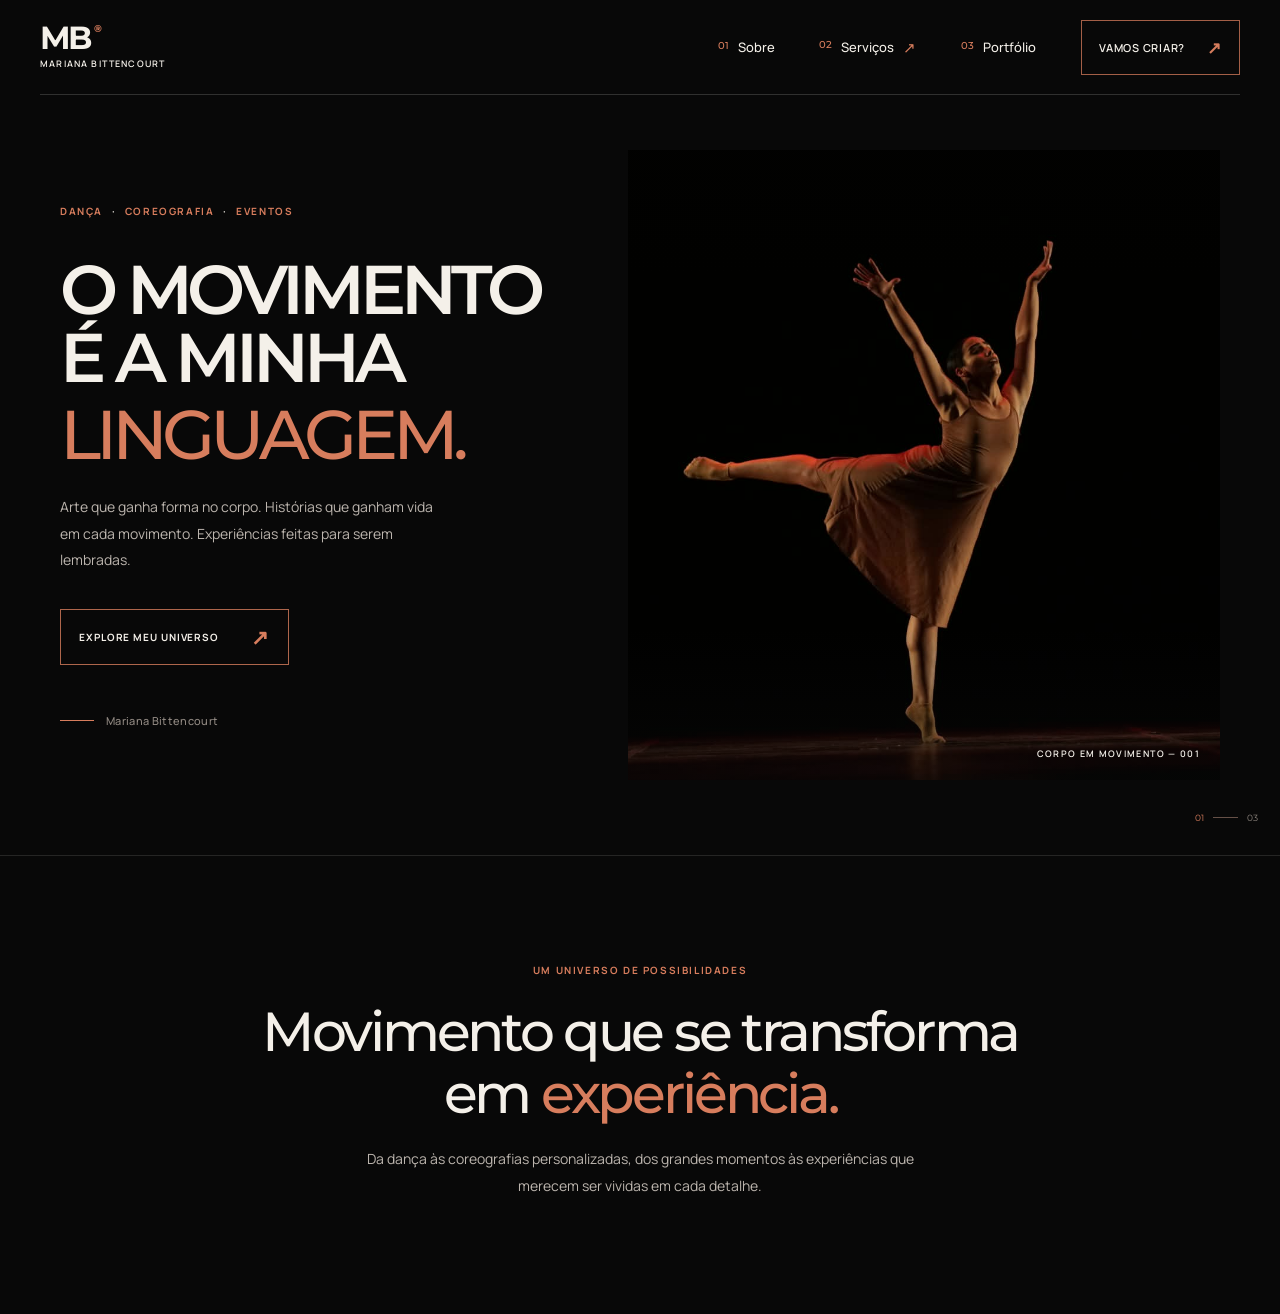
<file: index.html>
<!DOCTYPE html>
<html lang="pt-BR">
<head>
  <meta charset="UTF-8">
  <meta name="viewport" content="width=device-width, initial-scale=1.0">
  <meta name="theme-color" content="#080808">

  <meta name="description" content="Mariana Bittencourt — dança, coreografias personalizadas e experiências em eventos.">

  <title>Mariana Bittencourt | Dança, Coreografia e Eventos</title>

  <link rel="preconnect" href="https://fonts.googleapis.com">
  <link rel="preconnect" href="https://fonts.gstatic.com" crossorigin>
  <link href="https://fonts.googleapis.com/css2?family=Manrope:wght@400;500;600;700;800&family=Montserrat:wght@400;500;600;700;800&display=swap" rel="stylesheet">

  <link rel="stylesheet" href="css/style.css">
  <script src="js/header.js" defer></script>
</head>

<body>

  <div data-header></div>

  <main>
    <section class="hero" aria-labelledby="hero-title">

      <div class="hero-content">

        <span class="hero-eyebrow">
          DANÇA <span>·</span> COREOGRAFIA <span>·</span> EVENTOS
        </span>

        <h1 id="hero-title">
          O movimento
          <br>
          é a minha
          <span class="hero-highlight">linguagem.</span>
        </h1>

        <p class="hero-description">
          Arte que ganha forma no corpo.
          Histórias que ganham vida em cada movimento.
          Experiências feitas para serem lembradas.
        </p>

        <a href="#universo" class="hero-cta">
          <span>EXPLORE MEU UNIVERSO</span>
          <span class="hero-cta-icon" aria-hidden="true">↗</span>
        </a>

        <div class="hero-signature">
          <span class="signature-line"></span>
          <span>Mariana Bittencourt</span>
        </div>

      </div>

      <div class="hero-visual" aria-label="Mariana em uma apresentação de dança">
        <img
          src="assets/mari-danca.jpg"
          alt="Mariana Bittencourt em uma apresentação de dança contemporânea"
          fetchpriority="high"
        >

        <span class="hero-image-caption">
          CORPO EM MOVIMENTO — 001
        </span>
      </div>

      <div class="hero-index" aria-hidden="true">
        <span>01</span>
        <span class="hero-index-line"></span>
        <span>03</span>
      </div>

    </section>

    <section id="universo" class="universe-intro">
      <span class="section-eyebrow">UM UNIVERSO DE POSSIBILIDADES</span>
      <h2>Movimento que se transforma em <span>experiência.</span></h2>
      <p>
        Da dança às coreografias personalizadas, dos grandes momentos
        às experiências que merecem ser vividas em cada detalhe.
      </p>
    </section>

  </main>

</body>
</html>
</file>
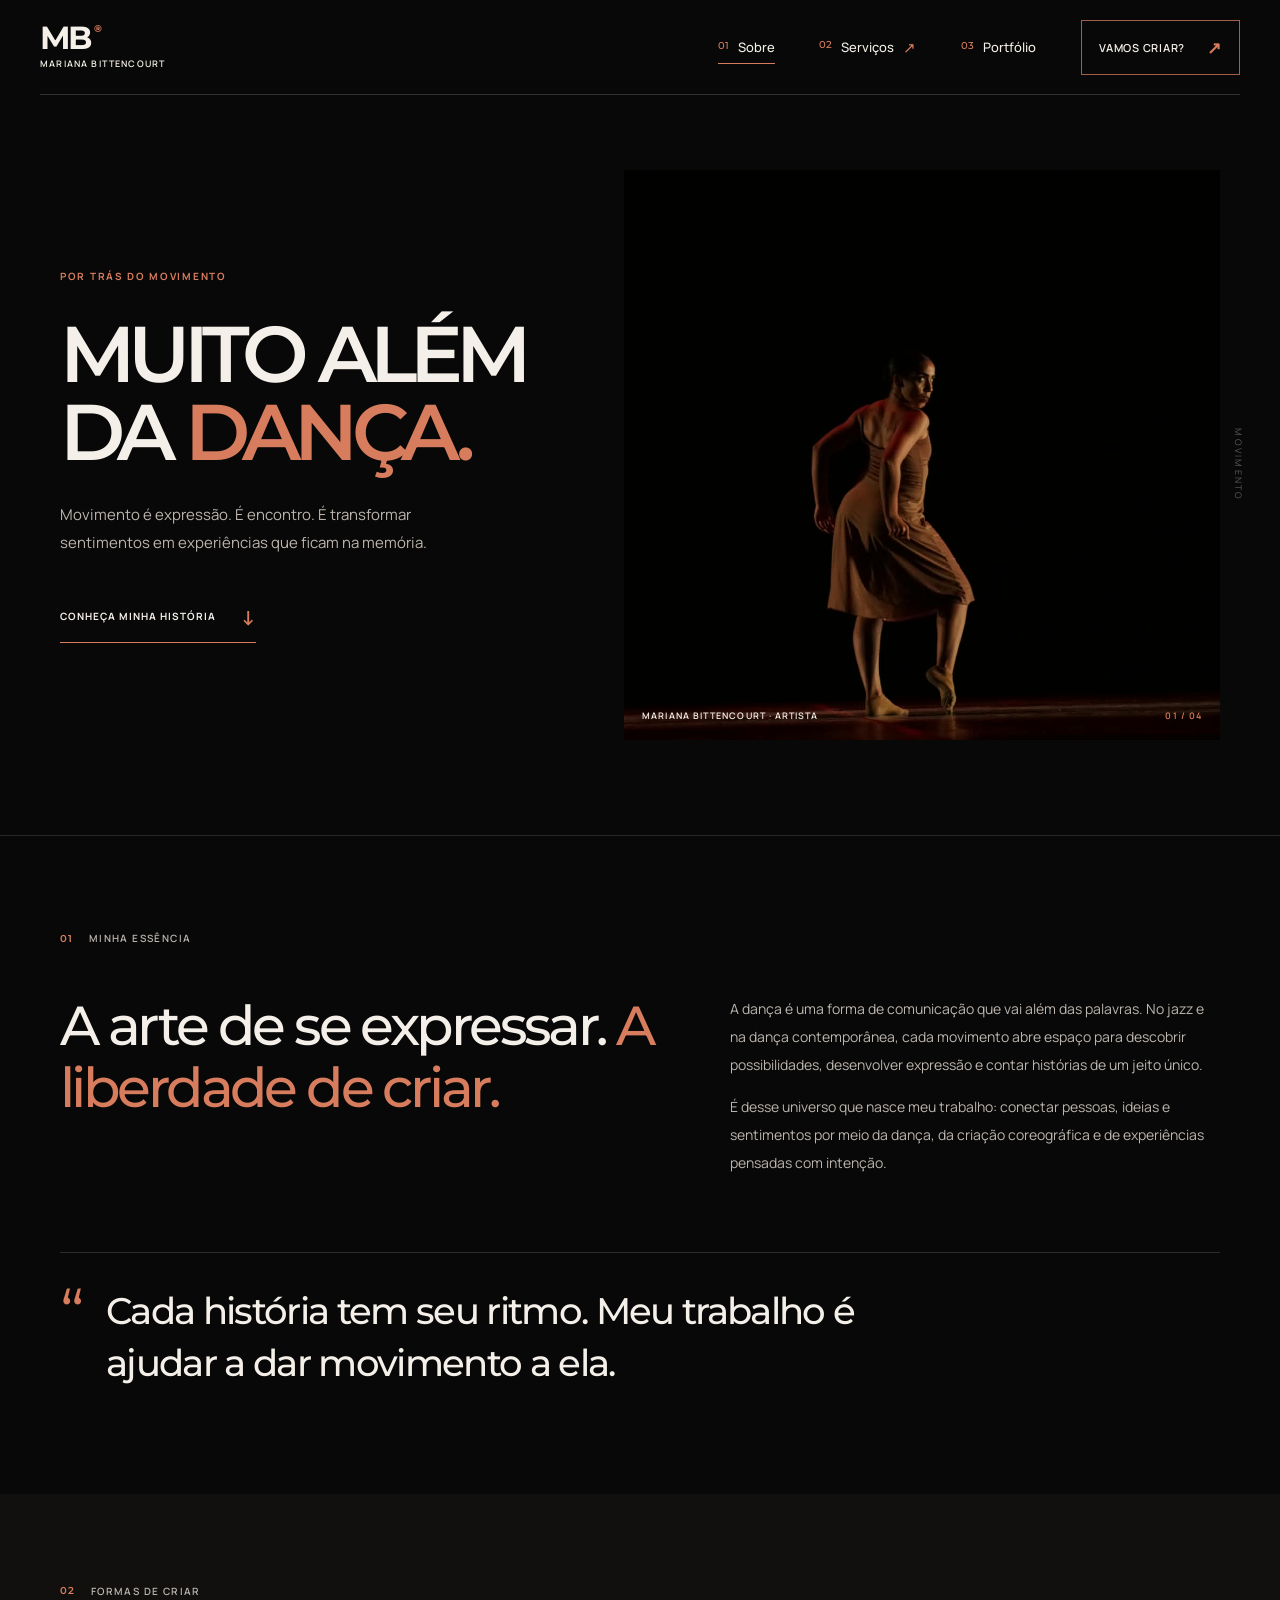
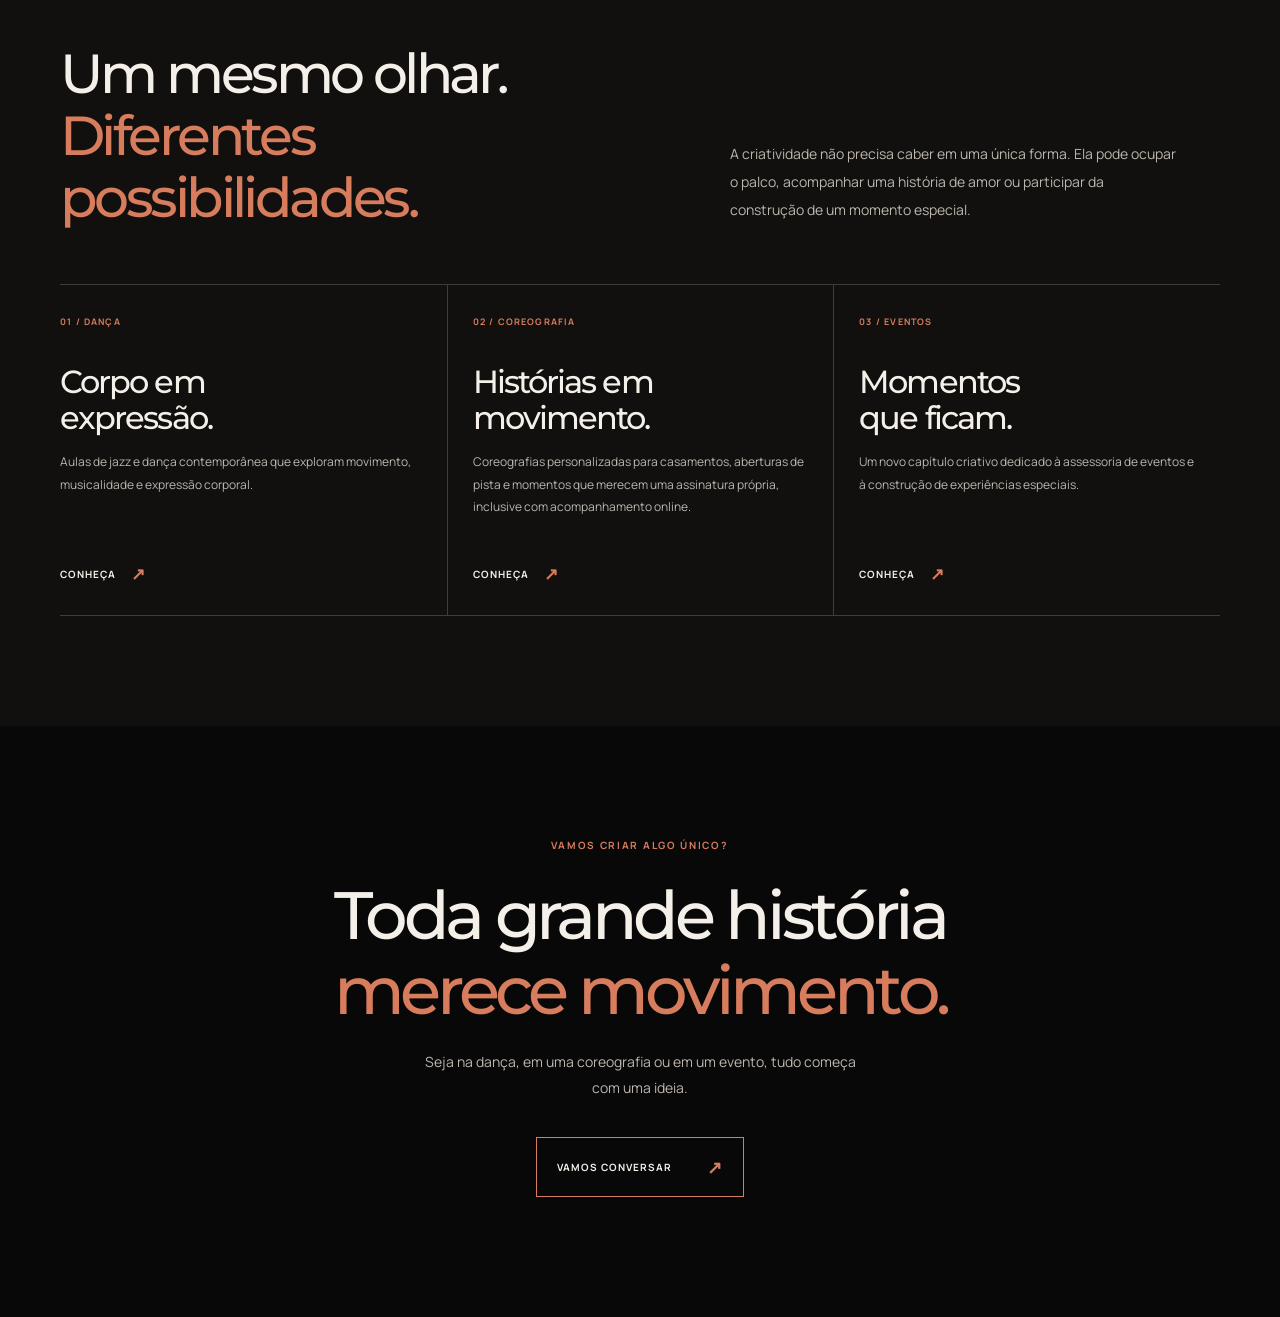
<file: sobre.html>
<!DOCTYPE html>
<html lang="pt-BR">
<head>
  <meta charset="UTF-8">
  <meta name="viewport" content="width=device-width, initial-scale=1.0">
  <meta name="theme-color" content="#080808">

  <meta name="description" content="Conheça Mariana Bittencourt: professora de jazz e dança contemporânea, coreógrafa e criadora de experiências.">

  <title>Sobre Mariana | Mariana Bittencourt</title>

  <link rel="preconnect" href="https://fonts.googleapis.com">
  <link rel="preconnect" href="https://fonts.gstatic.com" crossorigin>
  <link href="https://fonts.googleapis.com/css2?family=Manrope:wght@400;500;600;700;800&family=Montserrat:wght@400;500;600;700;800&display=swap" rel="stylesheet">

  <link rel="stylesheet" href="css/style.css">
  <script src="js/header.js" defer></script>
</head>

<body>

  <div data-header></div>

  <main class="about-page">

    <!-- ABERTURA -->
    <section class="about-hero">

      <div class="about-hero-copy">
        <span class="about-eyebrow">POR TRÁS DO MOVIMENTO</span>

        <h1>
          Muito além
          <br>
          da <span>dança.</span>
        </h1>

        <p class="about-lead">
          Movimento é expressão. É encontro.
          É transformar sentimentos em experiências
          que ficam na memória.
        </p>

        <a href="#minha-essencia" class="about-scroll">
          <span>CONHEÇA MINHA HISTÓRIA</span>
          <span aria-hidden="true">↓</span>
        </a>
      </div>

      <div class="about-hero-photo">
        <img
          src="assets/sobre.jpeg"
          alt="Mariana Bittencourt em movimento durante uma apresentação de dança"
          fetchpriority="high"
        >
        <span class="about-photo-note">MARIANA BITTENCOURT · ARTISTA</span>
        <span class="about-photo-number">01 / 04</span>
      </div>

      <span class="about-vertical-word" aria-hidden="true">
        MOVIMENTO
      </span>

    </section>

    <!-- ESSÊNCIA -->
    <section class="about-essence" id="minha-essencia">

      <div class="about-section-label">
        <span>01</span>
        <span>MINHA ESSÊNCIA</span>
      </div>

      <div class="about-essence-content">
        <h2>
          A arte de se expressar.
          <span>A liberdade de criar.</span>
        </h2>

        <div class="about-essence-text">
          <p>
            A dança é uma forma de comunicação que vai além das palavras.
            No jazz e na dança contemporânea, cada movimento abre espaço
            para descobrir possibilidades, desenvolver expressão e contar
            histórias de um jeito único.
          </p>

          <p>
            É desse universo que nasce meu trabalho: conectar pessoas,
            ideias e sentimentos por meio da dança, da criação coreográfica
            e de experiências pensadas com intenção.
          </p>
        </div>
      </div>

      <div class="about-manifesto">
        <span class="manifesto-mark" aria-hidden="true">“</span>
        <p>
          Cada história tem seu ritmo.
          Meu trabalho é ajudar a dar movimento a ela.
        </p>
      </div>

    </section>

    <!-- ÁREAS DE ATUAÇÃO -->
    <section class="about-areas">

      <div class="about-section-label">
        <span>02</span>
        <span>FORMAS DE CRIAR</span>
      </div>

      <div class="about-areas-heading">
        <h2>Um mesmo olhar.<br><span>Diferentes possibilidades.</span></h2>
        <p>
          A criatividade não precisa caber em uma única forma.
          Ela pode ocupar o palco, acompanhar uma história de amor
          ou participar da construção de um momento especial.
        </p>
      </div>

      <div class="about-area-grid">

        <article class="about-area-card">
          <span class="about-card-number">01 / DANÇA</span>
          <h3>Corpo em<br>expressão.</h3>
          <p>
            Aulas de jazz e dança contemporânea que exploram
            movimento, musicalidade e expressão corporal.
          </p>
          <a href="servicos/danca.html" aria-label="Conheça as aulas de dança">
            CONHEÇA <span aria-hidden="true">↗</span>
          </a>
        </article>

        <article class="about-area-card">
          <span class="about-card-number">02 / COREOGRAFIA</span>
          <h3>Histórias em<br>movimento.</h3>
          <p>
            Coreografias personalizadas para casamentos,
            aberturas de pista e momentos que merecem uma
            assinatura própria, inclusive com acompanhamento online.
          </p>
          <a href="servicos/coreografias.html" aria-label="Conheça as coreografias">
            CONHEÇA <span aria-hidden="true">↗</span>
          </a>
        </article>

        <article class="about-area-card">
          <span class="about-card-number">03 / EVENTOS</span>
          <h3>Momentos<br>que ficam.</h3>
          <p>
            Um novo capítulo criativo dedicado à assessoria
            de eventos e à construção de experiências especiais.
          </p>
          <a href="servicos/eventos.html" aria-label="Conheça a assessoria de eventos">
            CONHEÇA <span aria-hidden="true">↗</span>
          </a>
        </article>

      </div>
    </section>

    <!-- ENCERRAMENTO -->
    <section class="about-closing">

      <span class="about-eyebrow">VAMOS CRIAR ALGO ÚNICO?</span>

      <h2>
        Toda grande história
        <span>merece movimento.</span>
      </h2>

      <p>
        Seja na dança, em uma coreografia ou em um evento,
        tudo começa com uma ideia.
      </p>

      <a class="about-closing-cta" href="contato.html">
        VAMOS CONVERSAR <span aria-hidden="true">↗</span>
      </a>

    </section>

  </main>

</body>
</html>
</file>
<file: css/style.css>
/* ========================================
   MARIANA BITTENCOURT — ART DIRECTION HEADER
======================================== */

:root {
  --mb-black: #080808;
  --mb-white: #f4f0e9;
  --mb-terracotta: #d77d5d;
  --mb-muted: #a29b94;
  --mb-line: rgba(244, 240, 233, 0.17);
  --mb-header-height: 94px;
}

.site-header {
  position: relative;
  z-index: 1000;
  background: var(--mb-black);
  color: var(--mb-white);
  font-family: "Manrope", sans-serif;
  -webkit-font-smoothing: antialiased;
}

.header-container {
  width: min(100% - 80px, 1600px);
  min-height: var(--mb-header-height);
  margin: 0 auto;
  display: flex;
  align-items: center;
  justify-content: space-between;
  gap: 40px;
}

/* MARCA */

.brand {
  position: relative;
  display: flex;
  flex-direction: column;
  align-items: flex-start;
  gap: 5px;
  color: var(--mb-white);
  text-decoration: none;
  flex-shrink: 0;
}

.brand-monogram {
  font-family: "Montserrat", sans-serif;
  font-size: 32px;
  font-weight: 700;
  letter-spacing: -0.09em;
  line-height: 0.9;
}

.brand-monogram > span {
  color: var(--mb-terracotta);
  font-size: 10px;
  vertical-align: top;
  margin-left: 5px;
  letter-spacing: 0;
}

.brand-name {
  font-family: "Manrope", sans-serif;
  font-size: 9px;
  font-weight: 600;
  letter-spacing: 0.13em;
}

/* NAVEGAÇÃO */

.main-navigation {
  display: flex;
  align-items: center;
  gap: clamp(24px, 3.5vw, 56px);
}


.nav-link,
.dropdown-toggle {
  display: inline-flex;
  align-items: center;
  gap: 9px;
  color: var(--mb-white);
  text-decoration: none;
  font-family: "Manrope", sans-serif;
  font-size: 13px;
  font-weight: 500;
  letter-spacing: 0;
}

.nav-index {
  color: var(--mb-terracotta);
  font-family: "Montserrat", sans-serif;
  font-size: 10px;
  font-weight: 500;
  align-self: flex-start;
  margin-top: 1px;
}

.nav-link {
  position: relative;
  padding: 12px 0;
}

.nav-link::after {
  content: "";
  position: absolute;
  left: 0;
  bottom: 4px;
  width: 0;
  height: 1px;
  background: var(--mb-terracotta);
  transition: width 0.25s ease;
}

.nav-link:hover::after,
.nav-link.is-active::after {
  width: 100%;
}

/* SERVIÇOS */

.nav-dropdown {
  position: relative;
}

.dropdown-toggle {
  padding: 12px 0;
  border: 0;
  background: transparent;
  font-family: inherit;
  cursor: pointer;
}

.dropdown-arrow {
  color: var(--mb-terracotta);
  font-size: 15px;
  transition: transform 0.25s ease;
}

.nav-dropdown.is-open .dropdown-arrow {
  transform: rotate(45deg);
}

.dropdown-menu {
  position: absolute;
  top: calc(100% + 16px);
  left: -25px;
  width: 280px;
  padding: 24px;
  background: #11100f;
  border: 1px solid var(--mb-line);
  opacity: 0;
  visibility: hidden;
  transform: translateY(10px);
  transition:
    opacity 0.2s ease,
    transform 0.2s ease,
    visibility 0.2s ease;
}

.nav-dropdown.is-open .dropdown-menu,
.nav-dropdown:focus-within .dropdown-menu {
  opacity: 1;
  visibility: visible;
  transform: translateY(0);
}

.dropdown-eyebrow {
  display: block;
  color: var(--mb-terracotta);
  font-size: 9px;
  letter-spacing: 0.16em;
  margin-bottom: 17px;
}

.dropdown-menu a {
  font-family: "Manrope", sans-serif;
  font-size: 13px;
  font-weight: 500;
}

.dropdown-menu a:last-child {
  border-bottom: 0;
}

.dropdown-menu a span {
  color: var(--mb-terracotta);
}

.dropdown-menu a:hover,
.dropdown-menu a.is-active {
  color: var(--mb-terracotta);
  padding-left: 5px;
}

/* CONTATO */


.header-contact {
  display: inline-flex;
  align-items: center;
  gap: 22px;
  padding: 15px 17px;
  border: 1px solid rgba(215, 125, 93, 0.75);
  color: var(--mb-white);
  font-family: "Manrope", sans-serif;
  font-size: 11px;
  font-weight: 600;
  letter-spacing: 0.07em;
  text-decoration: none;
  white-space: nowrap;
  transition: background 0.25s ease, color 0.25s ease;
}


.contact-arrow {
  color: var(--mb-terracotta);
  font-size: 17px;
  transition: transform 0.25s ease;
}

.header-contact:hover {
  background: var(--mb-terracotta);
  color: var(--mb-black);
}

.header-contact:hover .contact-arrow {
  color: var(--mb-black);
  transform: translate(3px, -3px);
}

.header-bottom-line {
  height: 1px;
  background: var(--mb-line);
  margin: 0 40px;
}

/* BOTÃO MOBILE */

.menu-toggle {
  display: none;
  width: 46px;
  height: 46px;
  padding: 13px 10px;
  background: transparent;
  border: 1px solid var(--mb-line);
  cursor: pointer;
}

.menu-toggle span {
  display: block;
  width: 100%;
  height: 1px;
  background: var(--mb-white);
  transition: transform 0.25s ease;
}

.menu-toggle span + span {
  margin-top: 7px;
  width: 70%;
  margin-left: auto;
}

.menu-toggle[aria-expanded="true"] span:first-child {
  transform: translateY(4px) rotate(45deg);
}

.menu-toggle[aria-expanded="true"] span:last-child {
  width: 100%;
  transform: translateY(-4px) rotate(-45deg);
}


/* ========================================
   HERO — MARIANA BITTENCOURT
======================================== */

body {
  margin: 0;
  background: #080808;
  color: #f4f0e9;
  font-family: "Manrope", sans-serif;
}

* {
  box-sizing: border-box;
}

.hero {
  position: relative;
  display: grid;
  grid-template-columns: 0.92fr 1.08fr;
  align-items: center;
  gap: clamp(30px, 5vw, 90px);
  width: min(100% - 120px, 1600px);
  min-height: min(760px, calc(100svh - 95px));
  margin: 0 auto;
  padding: 55px 0 75px;
  isolation: isolate;
}

.hero-content {
  position: relative;
  z-index: 2;
  padding: 30px 0;
}

.hero-eyebrow,
.section-eyebrow {
  display: block;
  color: #d77d5d;
  font-size: 10px;
  font-weight: 700;
  letter-spacing: 0.16em;
  line-height: 1.8;
}

.hero-eyebrow span {
  padding: 0 5px;
  color: #f4f0e9;
}

.hero h1 {
  margin: 35px 0 26px;
  color: #f4f0e9;
  font-family: "Montserrat", sans-serif;
  font-size: clamp(44px, 5.4vw, 82px);
  font-weight: 600;
  letter-spacing: -0.075em;
  line-height: 0.99;
  text-transform: uppercase;
}

.hero-highlight {
  display: block;
  margin-top: 8px;
  color: #d77d5d;
  font-weight: 500;
}

.hero-description {
  max-width: 390px;
  margin: 0;
  color: #bcb5ae;
  font-size: 14px;
  font-weight: 400;
  line-height: 1.9;
}

.hero-cta {
  display: inline-flex;
  align-items: center;
  justify-content: space-between;
  gap: 32px;
  min-height: 56px;
  margin-top: 35px;
  padding: 0 18px;
  border: 1px solid rgba(215, 125, 93, 0.8);
  color: #f4f0e9;
  font-size: 10px;
  font-weight: 700;
  letter-spacing: 0.09em;
  text-decoration: none;
  transition:
    background 0.25s ease,
    color 0.25s ease,
    border-color 0.25s ease;
}

.hero-cta-icon {
  color: #d77d5d;
  font-size: 21px;
  transition: transform 0.25s ease;
}

.hero-cta:hover {
  background: #d77d5d;
  border-color: #d77d5d;
  color: #080808;
}

.hero-cta:hover .hero-cta-icon {
  color: #080808;
  transform: translate(3px, -3px);
}

.hero-signature {
  display: flex;
  align-items: center;
  gap: 12px;
  margin-top: 48px;
  color: #918982;
  font-size: 11px;
  font-weight: 500;
  letter-spacing: 0.03em;
}

.signature-line {
  width: 34px;
  height: 1px;
  background: #d77d5d;
}

/* FOTOGRAFIA */

.hero-visual {
  position: relative;
  align-self: stretch;
  min-width: 0;
  min-height: 470px;
  overflow: hidden;
  background: #15100e;
}

.hero-visual::after {
  position: absolute;
  inset: 0;
  content: "";
  pointer-events: none;
  background: linear-gradient(
    0deg,
    rgba(8, 8, 8, 0.58) 0%,
    transparent 24%,
    transparent 80%,
    rgba(8, 8, 8, 0.08) 100%
  );
}

.hero-visual img {
  display: block;
  width: 100%;
  height: 100%;
  min-height: 470px;
  object-fit: cover;
  object-position: center center;
  filter: saturate(0.9);
  transition: transform 0.8s ease;
}

.hero-visual:hover img {
  transform: scale(1.025);
}

.hero-image-caption {
  position: absolute;
  z-index: 1;
  right: 20px;
  bottom: 20px;
  color: #f4f0e9;
  font-size: 9px;
  font-weight: 600;
  letter-spacing: 0.15em;
}

/* ÍNDICE LATERAL */

.hero-index {
  position: absolute;
  right: -38px;
  bottom: 32px;
  display: flex;
  align-items: center;
  gap: 9px;
  color: #8d857e;
  font-family: "Montserrat", sans-serif;
  font-size: 9px;
}

.hero-index span:first-child {
  color: #d77d5d;
}

.hero-index-line {
  width: 25px;
  height: 1px;
  background: #655047;
}

/* INTRODUÇÃO ÀS SEÇÕES */

.universe-intro {
  padding: 105px 24px 115px;
  border-top: 1px solid rgba(244, 240, 233, 0.12);
  text-align: center;
}

.universe-intro h2 {
  max-width: 760px;
  margin: 22px auto;
  font-family: "Montserrat", sans-serif;
  font-size: clamp(30px, 4.5vw, 55px);
  font-weight: 500;
  letter-spacing: -0.06em;
  line-height: 1.12;
}

.universe-intro h2 span {
  color: #d77d5d;
}

.universe-intro p {
  max-width: 560px;
  margin: 0 auto;
  color: #bcb5ae;
  font-size: 14px;
  line-height: 1.9;
}


/* ========================================
   SOBRE — MARIANA BITTENCOURT
======================================== */

.about-page {
  --about-black: #080808;
  --about-white: #f4f0e9;
  --about-muted: #bcb5ae;
  --about-accent: #d77d5d;

  overflow: hidden;
  background: var(--about-black);
  color: var(--about-white);
}

.about-page a {
  -webkit-tap-highlight-color: transparent;
}

.about-eyebrow {
  display: block;
  color: var(--about-accent);
  font-size: 10px;
  font-weight: 700;
  letter-spacing: 0.17em;
  line-height: 1.8;
}

/* ABERTURA */

.about-hero {
  position: relative;
  display: grid;
  grid-template-columns: 0.9fr 1.1fr;
  align-items: center;
  gap: clamp(35px, 6vw, 100px);
  width: min(100% - 120px, 1500px);
  min-height: 650px;
  margin: 0 auto;
  padding: 75px 0 95px;
}

.about-hero-copy {
  position: relative;
  z-index: 2;
}

.about-hero h1 {
  margin: 30px 0;
  font-family: "Montserrat", sans-serif;
  font-size: clamp(52px, 6.2vw, 90px);
  font-weight: 600;
  letter-spacing: -0.085em;
  line-height: 0.98;
  text-transform: uppercase;
}

.about-hero h1 span {
  color: var(--about-accent);
}

.about-lead {
  max-width: 390px;
  color: var(--about-muted);
  font-size: 15px;
  line-height: 1.9;
}

.about-scroll {
  display: inline-flex;
  align-items: center;
  gap: 25px;
  margin-top: 30px;
  padding-bottom: 12px;
  border-bottom: 1px solid var(--about-accent);
  color: var(--about-white);
  font-size: 10px;
  font-weight: 700;
  letter-spacing: 0.1em;
  text-decoration: none;
}

.about-scroll span:last-child {
  color: var(--about-accent);
  font-size: 20px;
  transition: transform 0.2s ease;
}

.about-scroll:hover span:last-child {
  transform: translateY(4px);
}

/* IMAGEM */

.about-hero-photo {
  position: relative;
  min-width: 0;
  height: 570px;
  background: #17100e;
}

.about-hero-photo img {
  display: block;
  width: 100%;
  height: 100%;
  object-fit: cover;
  object-position: center center;
}

.about-photo-note,
.about-photo-number {
  position: absolute;
  bottom: 18px;
  z-index: 1;
  color: var(--about-white);
  font-size: 9px;
  font-weight: 600;
  letter-spacing: 0.12em;
}

.about-photo-note {
  left: 18px;
}

.about-photo-number {
  right: 18px;
  color: var(--about-accent);
}

.about-vertical-word {
  position: absolute;
  right: -25px;
  top: 50%;
  color: rgba(244, 240, 233, 0.35);
  font-size: 9px;
  letter-spacing: 0.25em;
  writing-mode: vertical-rl;
  transform: translateY(-50%);
}

/* IDENTIFICAÇÃO DAS SEÇÕES */

.about-section-label {
  display: flex;
  align-items: center;
  gap: 15px;
  color: var(--about-muted);
  font-size: 10px;
  font-weight: 600;
  letter-spacing: 0.14em;
}

.about-section-label span:first-child {
  color: var(--about-accent);
  font-family: "Montserrat", sans-serif;
}

/* ESSÊNCIA */

.about-essence {
  padding: 95px max(60px, calc((100% - 1250px) / 2)) 105px;
  border-top: 1px solid rgba(244, 240, 233, 0.13);
}

.about-essence-content {
  display: grid;
  grid-template-columns: 1.1fr 0.9fr;
  gap: 70px;
  margin-top: 50px;
}

.about-essence h2,
.about-areas-heading h2,
.about-closing h2 {
  margin: 0;
  font-family: "Montserrat", sans-serif;
  font-size: clamp(34px, 4.3vw, 60px);
  font-weight: 500;
  letter-spacing: -0.065em;
  line-height: 1.13;
}

.about-essence h2 span,
.about-areas-heading h2 span,
.about-closing h2 span {
  color: var(--about-accent);
}

.about-essence-text {
  align-self: center;
}

.about-essence-text p,
.about-areas-heading > p {
  color: var(--about-muted);
  font-size: 14px;
  line-height: 2;
}

.about-essence-text p:first-child {
  margin-top: 0;
}

.about-essence-text p:last-child {
  margin-bottom: 0;
}

.about-manifesto {
  display: flex;
  align-items: flex-start;
  gap: 22px;
  margin-top: 75px;
  padding: 32px 0 0;
  border-top: 1px solid rgba(244, 240, 233, 0.15);
}

.manifesto-mark {
  color: var(--about-accent);
  font-family: "Montserrat", sans-serif;
  font-size: 64px;
  line-height: 0.9;
}

.about-manifesto p {
  max-width: 750px;
  margin: 0;
  font-family: "Montserrat", sans-serif;
  font-size: clamp(23px, 3vw, 37px);
  font-weight: 500;
  letter-spacing: -0.045em;
  line-height: 1.4;
}

/* ÁREAS DE ATUAÇÃO */

.about-areas {
  padding: 90px max(60px, calc((100% - 1250px) / 2)) 110px;
  background: #11100f;
}

.about-areas-heading {
  display: grid;
  grid-template-columns: 1.1fr 0.9fr;
  align-items: end;
  gap: 70px;
  margin: 45px 0 55px;
}

.about-areas-heading > p {
  max-width: 450px;
  margin: 0 0 5px;
}

.about-area-grid {
  display: grid;
  grid-template-columns: repeat(3, minmax(0, 1fr));
  border-top: 1px solid rgba(244, 240, 233, 0.2);
  border-bottom: 1px solid rgba(244, 240, 233, 0.2);
}

.about-area-card {
  display: flex;
  flex-direction: column;
  align-items: flex-start;
  min-width: 0;
  min-height: 330px;
  padding: 30px 25px 30px 0;
}

.about-area-card + .about-area-card {
  padding-left: 25px;
  border-left: 1px solid rgba(244, 240, 233, 0.2);
}

.about-card-number {
  color: var(--about-accent);
  font-size: 9px;
  font-weight: 700;
  letter-spacing: 0.13em;
}

.about-area-card h3 {
  margin: 36px 0 15px;
  font-family: "Montserrat", sans-serif;
  font-size: clamp(24px, 2.5vw, 34px);
  font-weight: 500;
  letter-spacing: -0.06em;
  line-height: 1.12;
}

.about-area-card p {
  margin: 0 0 25px;
  color: var(--about-muted);
  font-size: 12px;
  line-height: 1.9;
}

.about-area-card a {
  display: inline-flex;
  align-items: center;
  gap: 15px;
  margin-top: auto;
  color: var(--about-white);
  font-size: 10px;
  font-weight: 700;
  letter-spacing: 0.1em;
  text-decoration: none;
}

.about-area-card a span {
  color: var(--about-accent);
  font-size: 17px;
  transition: transform 0.2s ease;
}

.about-area-card a:hover span {
  transform: translate(3px, -3px);
}

/* ENCERRAMENTO */

.about-closing {
  display: flex;
  flex-direction: column;
  align-items: center;
  padding: 110px 25px 120px;
  text-align: center;
}

.about-closing h2 {
  max-width: 850px;
  margin: 24px 0 20px;
  font-size: clamp(38px, 5.2vw, 70px);
}

.about-closing > p {
  max-width: 460px;
  margin: 0;
  color: var(--about-muted);
  font-size: 14px;
  line-height: 1.9;
}

.about-closing-cta {
  display: inline-flex;
  align-items: center;
  gap: 35px;
  margin-top: 35px;
  padding: 17px 20px;
  border: 1px solid var(--about-accent);
  color: var(--about-white);
  font-size: 10px;
  font-weight: 700;
  letter-spacing: 0.1em;
  text-decoration: none;
  transition: background 0.2s ease, color 0.2s ease;
}

.about-closing-cta span {
  color: var(--about-accent);
  font-size: 18px;
}

.about-closing-cta:hover {
  background: var(--about-accent);
  color: var(--about-black);
}

.about-closing-cta:hover span {
  color: var(--about-black);
}

/* TABLET */

@media (max-width: 1000px) {
  .about-hero {
    width: calc(100% - 64px);
    gap: 35px;
    min-height: 560px;
  }

  .about-hero-photo {
    height: 480px;
  }

  .about-essence,
  .about-areas {
    padding-right: 40px;
    padding-left: 40px;
  }

  .about-essence-content,
  .about-areas-heading {
    gap: 35px;
  }

  .about-area-card {
    padding-right: 18px;
  }

  .about-area-card + .about-area-card {
    padding-left: 18px;
  }
}

/* MOBILE */

@media (max-width: 700px) {
  .about-hero {
    display: flex;
    flex-direction: column;
    align-items: stretch;
    gap: 35px;
    width: calc(100% - 40px);
    min-height: auto;
    padding: 55px 0 65px;
  }

  .about-hero h1 {
    margin: 25px 0;
    font-size: clamp(43px, 12vw, 67px);
  }

  .about-lead {
    max-width: 340px;
    font-size: 14px;
  }

  .about-hero-photo {
    width: 100%;
    height: auto;
    aspect-ratio: 4 / 5;
  }

  .about-hero-photo img {
    object-position: center center;
  }

  .about-vertical-word {
    display: none;
  }

  .about-section-label {
    font-size: 9px;
  }

  .about-essence,
  .about-areas {
    padding: 65px 22px 75px;
  }

  .about-essence-content,
  .about-areas-heading {
    grid-template-columns: 1fr;
    gap: 20px;
    margin-top: 35px;
  }

  .about-essence h2,
  .about-areas-heading h2 {
    font-size: clamp(34px, 9vw, 47px);
  }

  .about-essence-text p,
  .about-areas-heading > p {
    font-size: 13px;
  }

  .about-manifesto {
    gap: 12px;
    margin-top: 45px;
    padding-top: 25px;
  }

  .manifesto-mark {
    font-size: 46px;
  }

  .about-manifesto p {
    font-size: 25px;
  }

  .about-areas-heading {
    margin-bottom: 35px;
  }

  .about-area-grid {
    grid-template-columns: 1fr;
  }

  .about-area-card,
  .about-area-card + .about-area-card {
    min-height: auto;
    padding: 27px 0;
    border-left: 0;
    border-bottom: 1px solid rgba(244, 240, 233, 0.2);
  }

  .about-area-card:last-child {
    border-bottom: 0;
  }

  .about-area-card h3 {
    margin: 24px 0 12px;
    font-size: 31px;
  }

  .about-area-card p {
    max-width: 400px;
    font-size: 13px;
  }

  .about-closing {
    padding: 75px 23px 85px;
  }

  .about-closing h2 {
    font-size: clamp(36px, 10vw, 48px);
  }

  .about-closing > p {
    font-size: 13px;
  }
}

@media (prefers-reduced-motion: reduce) {
  .about-page * {
    scroll-behavior: auto;
    transition: none !important;
  }
}


/* ========================================
   TABLET
======================================== */

@media (max-width: 1000px) {
  .hero {
    width: calc(100% - 64px);
    grid-template-columns: 0.95fr 1.05fr;
    gap: 28px;
    min-height: 620px;
  }

  .hero h1 {
    font-size: clamp(39px, 5.5vw, 58px);
  }

  .hero-visual,
  .hero-visual img {
    min-height: 410px;
  }

  .hero-index {
    right: -20px;
  }
}

/* ========================================
   MOBILE
======================================== */

@media (max-width: 700px) {
  .hero {
    display: flex;
    flex-direction: column;
    align-items: stretch;
    gap: 30px;
    width: calc(100% - 40px);
    min-height: auto;
    padding: 48px 0 55px;
  }

  .hero-content {
    padding: 0;
  }

  .hero-eyebrow {
    font-size: 9px;
    letter-spacing: 0.12em;
  }

  .hero h1 {
    margin: 25px 0 20px;
    font-size: clamp(39px, 10.5vw, 64px);
    letter-spacing: -0.075em;
    line-height: 1;
  }

  .hero-highlight {
    margin-top: 5px;
  }

  .hero-description {
    max-width: 340px;
    font-size: 13px;
    line-height: 1.8;
  }

  .hero-cta {
    width: 100%;
    min-height: 54px;
    margin-top: 27px;
  }

  .hero-signature {
    margin-top: 28px;
  }

  .hero-visual {
    width: 100%;
    min-height: 0;
    height: auto;
    aspect-ratio: 4 / 5;
  }

  .hero-visual img {
    width: 100%;
    height: 100%;
    min-height: 0;
    object-fit: cover;
    object-position: center center;
  }

  .hero-image-caption {
    right: 13px;
    bottom: 13px;
    font-size: 8px;
  }

  .hero-index {
    display: none;
  }

  .universe-intro {
    padding: 75px 24px 80px;
  }

  .universe-intro h2 {
    font-size: clamp(31px, 8vw, 43px);
  }

  .universe-intro p {
    font-size: 13px;
  }
}

@media (prefers-reduced-motion: reduce) {
  .hero-visual img {
    transition: none;
  }
}


/* ========================================
   MOBILE — MENU EDITORIAL
======================================== */

@media (max-width: 900px) {
  :root {
    --mb-header-height: 78px;
  }

  .header-container {
    width: calc(100% - 40px);
    gap: 16px;
  }

  .brand-monogram {
    font-size: 27px;
  }

  .brand-name {
    font-size: 8px;
  }

  .menu-toggle {
    display: block;
    position: relative;
    z-index: 1002;
    flex-shrink: 0;
  }

  .main-navigation {
    position: fixed;
    inset: 0;
    z-index: 1001;
    display: flex;
    flex-direction: column;
    align-items: stretch;
    justify-content: center;
    gap: 0;
    padding: 105px 30px 35px;
    overflow-y: auto;
    background: var(--mb-black);
    opacity: 0;
    visibility: hidden;
    pointer-events: none;
    transform: translateY(-10px);
    transition:
      opacity 0.25s ease,
      transform 0.25s ease,
      visibility 0.25s ease;
  }

  .main-navigation.is-open {
    opacity: 1;
    visibility: visible;
    pointer-events: auto;
    transform: translateY(0);
  }

  .main-navigation > .nav-link,
  .main-navigation > .nav-dropdown > .dropdown-toggle {
    width: 100%;
    padding: 19px 0;
    font-size: clamp(23px, 7vw, 34px);
    letter-spacing: -0.035em;
    border-bottom: 1px solid var(--mb-line);
  }

  .dropdown-toggle {
    justify-content: flex-start;
  }

  .dropdown-arrow {
    margin-left: auto;
    font-size: 21px;
  }

  .nav-dropdown {
    width: 100%;
  }

  .dropdown-menu {
    position: static;
    display: none;
    width: 100%;
    padding: 12px 0 16px 20px;
    border: 0;
    background: transparent;
    opacity: 1;
    visibility: visible;
    transform: none;
    transition: none;
  }

  .nav-dropdown.is-open .dropdown-menu {
    display: block;
  }

  .dropdown-eyebrow {
    margin: 8px 0;
  }

  .dropdown-menu a {
    padding: 14px 0;
    font-size: 15px;
  }

.header-contact {
  font-family: "Manrope", sans-serif;
  font-size: 11px;
  font-weight: 600;
  letter-spacing: 0.07em;
}

  .header-bottom-line {
    margin: 0 20px;
  }
}

@media (max-width: 380px) {
  .header-container {
    width: calc(100% - 28px);
  }

  .brand-monogram {
    font-size: 24px;
  }

  .brand-name {
    font-size: 7px;
    letter-spacing: 0.13em;
  }

  .main-navigation {
    padding-right: 22px;
    padding-left: 22px;
  }
}

@media (prefers-reduced-motion: reduce) {
  .site-header *,
  .site-header *::before,
  .site-header *::after {
    transition: none !important;
  }
}
</file>
